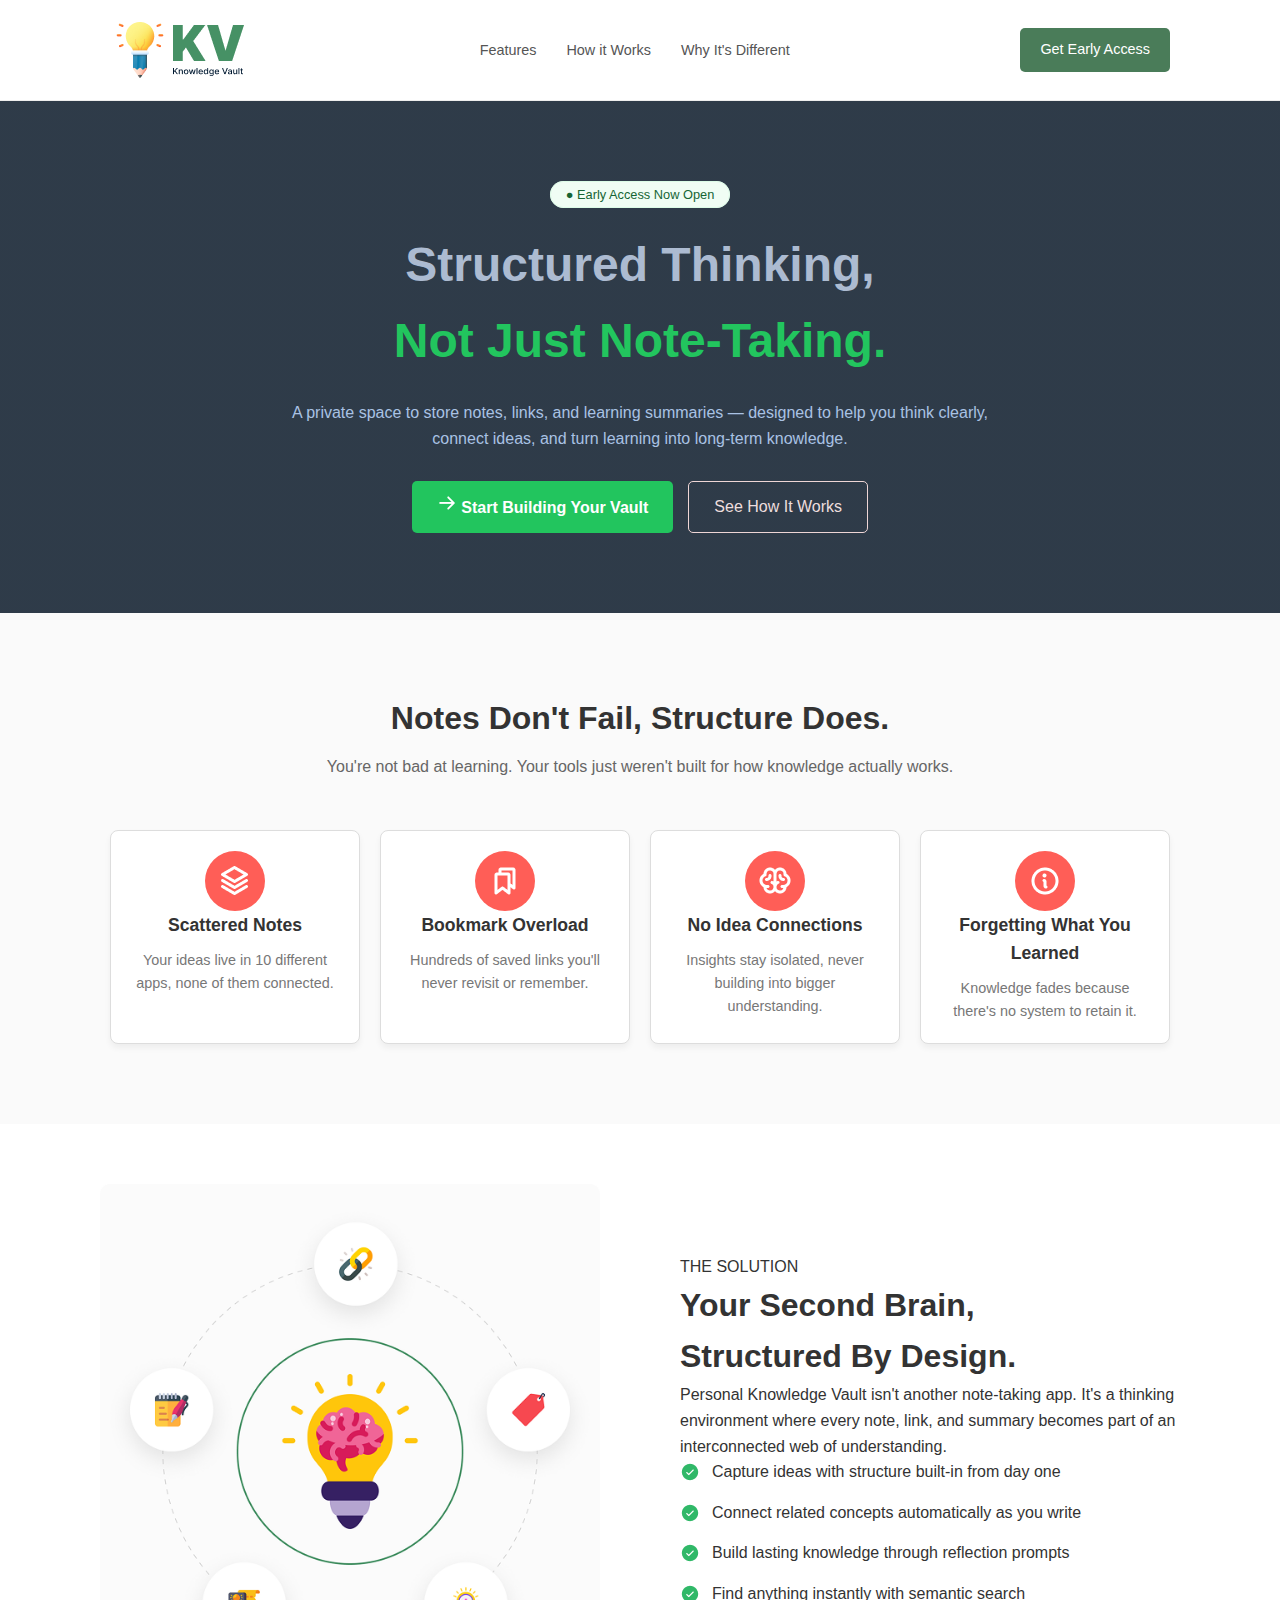
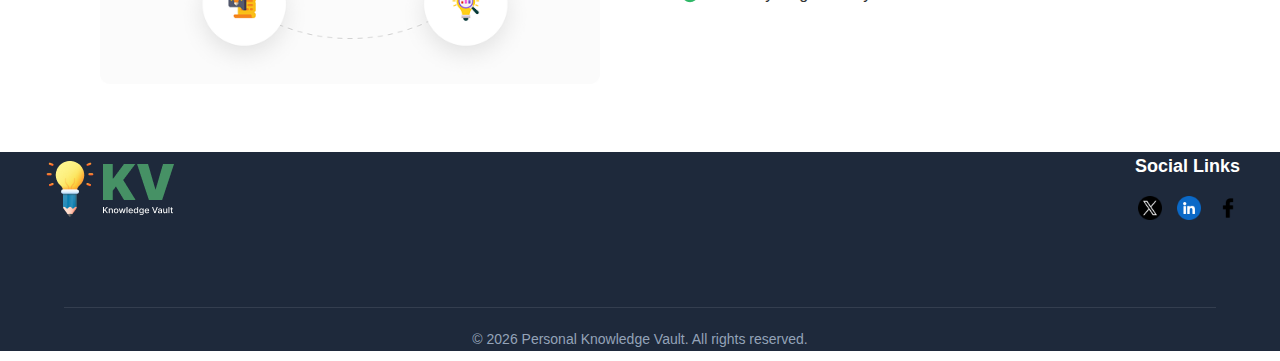
<file: index.html>
<!DOCTYPE html>
<html lang="en">

<head>
    <meta charset="UTF-8">
    <meta name="viewport" content="width=device-width, initial-scale=1.0">
    <title>Knowledge Vault - Structured Thinking</title>
    <link rel="stylesheet" href="styles.css">

</head>

<body>

    <header>
        <div class="container navbar">
            <div class="logo">
                <img src="assets/logo-navbar.png" alt="logo-navbar">
            </div>
            <nav>
                <ul>
                    <li><a href="https://www.programming-hero.com/">Features</a></li>
                    <li><a href="https://www.programming-hero.com/">How it Works</a></li>
                    <li><a href="https://www.programming-hero.com/">Why It's Different</a></li>
                </ul>
            </nav>
            <a href="https://www.programming-hero.com/" class="btn-primary">Get Early Access</a>
        </div>
    </header>

    <section class="hero">
        <div class="container">
            <span class="badge">● Early Access Now Open</span>
            <h1>Structured Thinking, <br><span class="highlight">Not Just Note-Taking.</span></h1>
            <p>A private space to store notes, links, and learning summaries — designed to help you think clearly,
                connect ideas, and turn learning into long-term knowledge.</p>
            <div class="hero-btns">
                <a href="https://www.programming-hero.com/" class="btn-green"> <img src="assets/ArrowRight.png"
                        alt=" aroow btn for direction "> Start Building Your Vault </a>
                <a href="https://www.programming-hero.com/" class="btn-outline"> See How It Works</a>

            </div>
        </div>
    </section>

    <section class="problems">
        <div class="container">
            <h2>Notes Don't Fail, Structure Does.</h2>
            <p class="subtitle">You're not bad at learning. Your tools just weren't built for how knowledge actually
                works.</p>

            <div class="card-grid">
              <div class="card">
    <div class="icon red">
        <img src="assets/Vector.png" alt="Notes">
    </div>
    <h3>Scattered Notes</h3>
    <p>Your ideas live in 10 different apps, none of them connected.</p>
</div>

<div class="card">
    <div class="icon red">
        <img src="assets/Bookmarks.png" alt="Bookmarks">
    </div>
    <h3>Bookmark Overload</h3>
    <p>Hundreds of saved links you'll never revisit or remember.</p>
</div>

<div class="card">
    <div class="icon red">
        <img src="assets/Brain.png" alt="Brain">
    </div>
    <h3>No Idea Connections</h3>
    <p>Insights stay isolated, never building into bigger understanding.</p>
</div>

<div class="card">
    <div class="icon red">
        <img src="assets/Info.png" alt="Info">
    </div>
    <h3>Forgetting What You Learned</h3>
    <p>Knowledge fades because there's no system to retain it.</p>
</div>
            
        </div>
    </section>


    <section class="second-brain-container">
        <div class="image-area">
            <img src="assets/knowledge.png" alt="Brain Design">
        </div>

        <div class="content-area">
            <p class="label">THE SOLUTION</p>
            <h1>Your Second Brain,<br>Structured By Design.</h1>
            <p class="description">
                Personal Knowledge Vault isn't another note-taking app. It's a thinking environment where every note,
                link, and summary becomes part of an interconnected web of understanding.
            </p>

            <ul class="points">
                <li><img src="assets/CheckCircle.png" class="icon"> Capture ideas with structure built-in from day one
                </li>
                <li><img src="assets/CheckCircle.png" class="icon"> Connect related concepts automatically as you write
                </li>
                <li><img src="assets/CheckCircle.png" class="icon"> Build lasting knowledge through reflection prompts
                </li>
                <li><img src="assets/CheckCircle.png" class="icon"> Find anything instantly with semantic search</li>
            </ul>
        </div>
    </section> 

    <section class="main-footer">
    <footer class="footer">
    <div class="footer-container">
        <div class="footer-logo">
            <img src="assets/logo-footer.png" alt="KV Logo"> 
            <div class="logo-text">
            
                <!-- <span class="sub-text">Knowledge Vault</span> -->
            </div>
        </div>

        <div class="social-links">
            <h4>Social Links</h4>
            <div class="icons">
               <a href="https://www.flaticon.com/free-icons/brands-and-logotypes" title="brands and logotypes icons"><img src="assets/twitter (1).png" alt=""></a>
               <a href="https://www.flaticon.com/free-icons/linkedin" title="linkedin icons"><img src="assets/linkedin.png" alt=""></a>
               <a href="https://www.flaticon.com/free-icons/facebook" title="facebook icons"><img src="assets/facebook.png" alt=""></a>
            </div>
        </div>
    </div>
    
   <hr class="footer-line">
   
    <p class="copyright">© 2026 Personal Knowledge Vault. All rights reserved.</p>
</footer>

    </section>


</body>

</html>
</file>
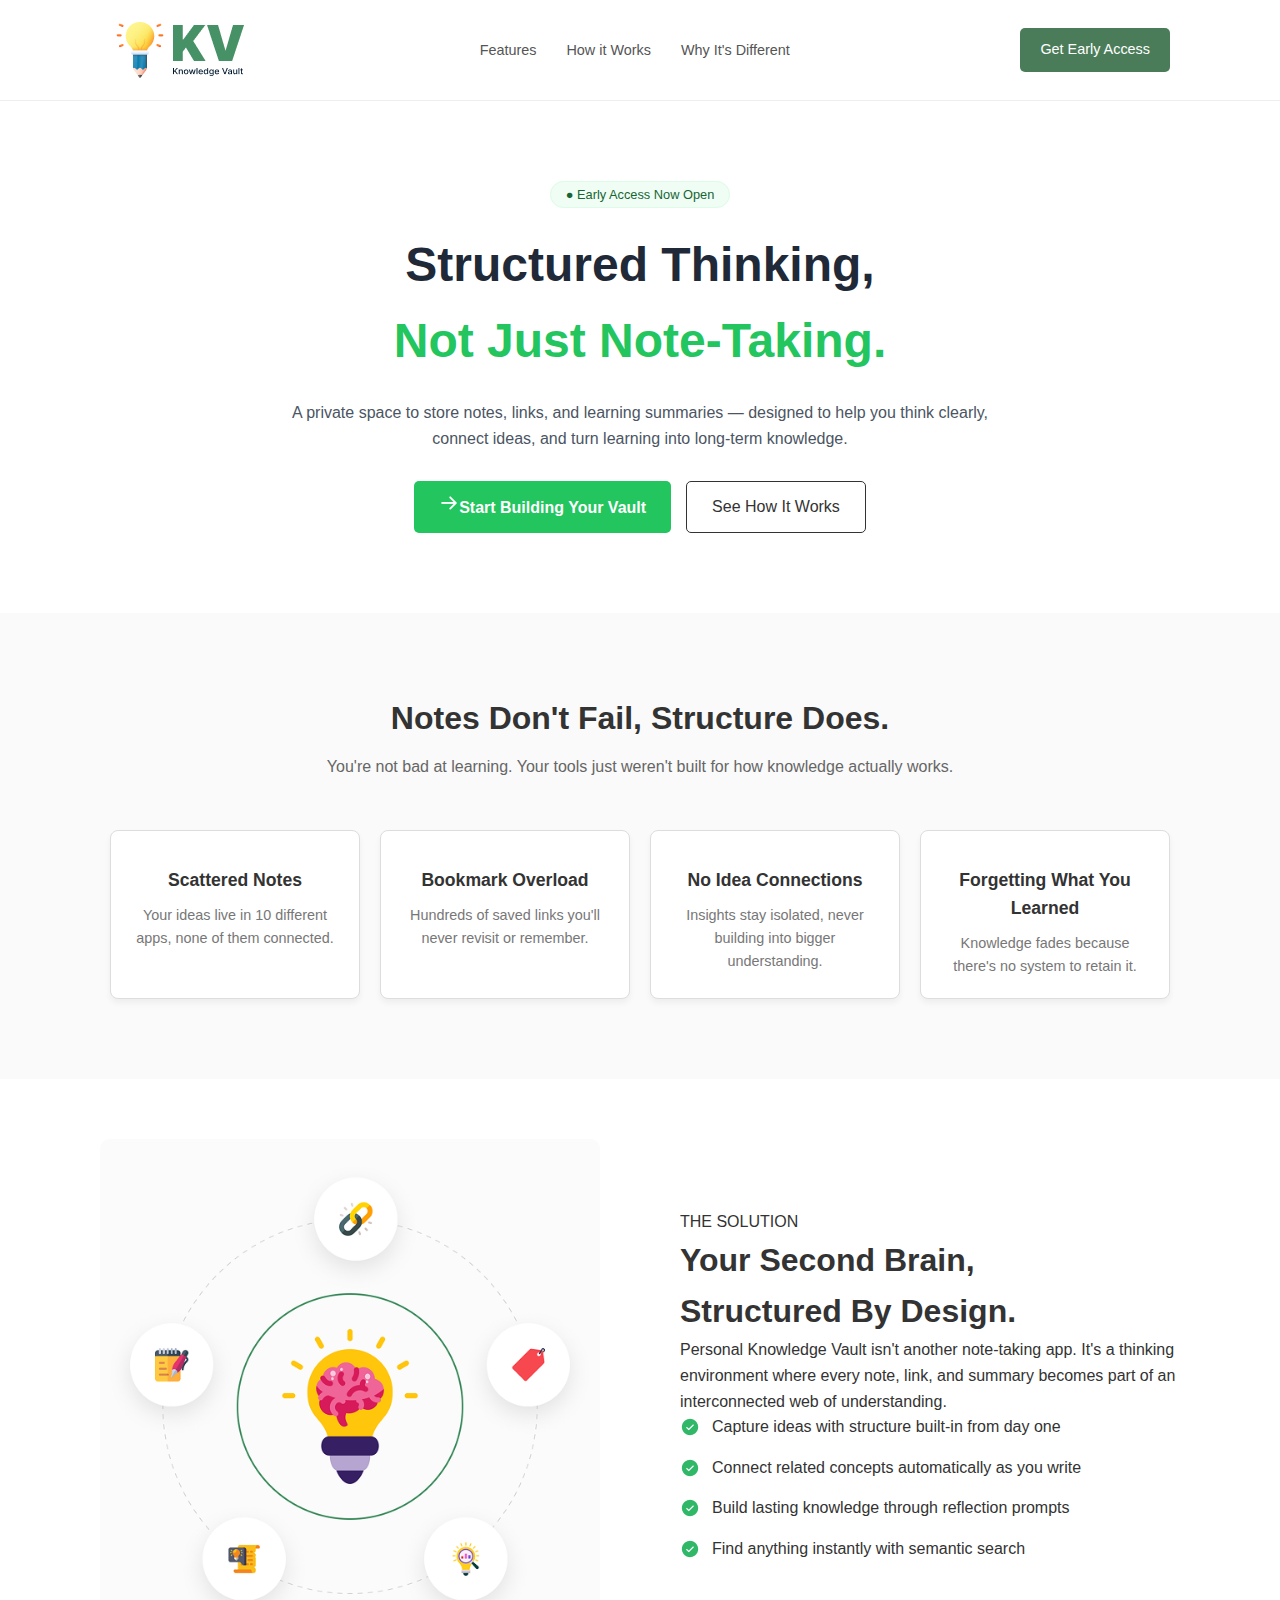
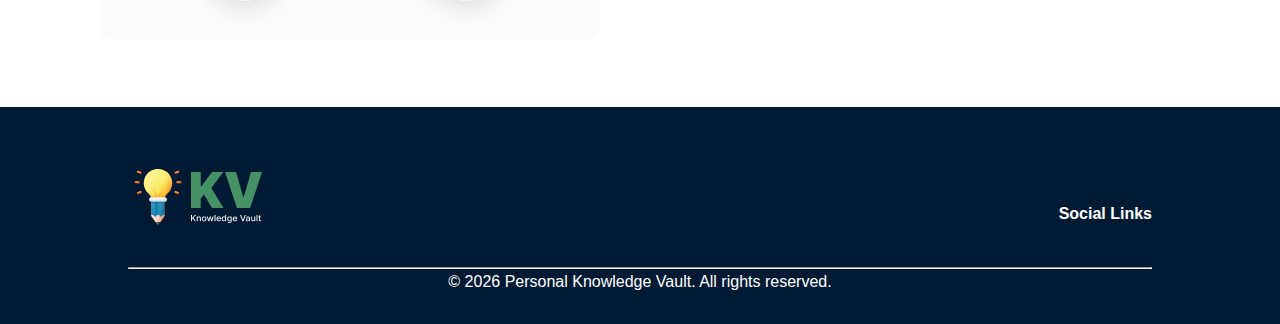
<file: index1.html>
<!DOCTYPE html>
<html lang="en">
<head>
    <meta charset="UTF-8">
    <meta name="viewport" content="width=device-width, initial-scale=1.0">
    <title>Knowledge Vault - Structured Thinking</title>
   <link rel="stylesheet" href="styles1.css">
   
</head>
<body>

    <header>
        <div class="container navbar">
            <div class="logo">
                <img src="assets/logo-navbar.png" alt="logo-navbar">
            </div>
            <nav>
                <ul>
                    <li><a href="https://www.programming-hero.com/">Features</a></li>
                    <li><a href="https://www.programming-hero.com/">How it Works</a></li>
                    <li><a href="https://www.programming-hero.com/">Why It's Different</a></li>
                </ul>
            </nav>
            <a href="https://www.programming-hero.com/" class="btn-primary">Get Early Access</a>
        </div>
    </header>

    <section class="hero">
        <div class="container">
            <span class="badge">● Early Access Now Open</span>
            <h1>Structured Thinking, <br><span class="highlight">Not Just Note-Taking.</span></h1>
            <p>A private space to store notes, links, and learning summaries — designed to help you think clearly, connect ideas, and turn learning into long-term knowledge.</p>
            <div class="hero-btns">
                <a href="https://www.programming-hero.com/" class="btn-green"> <img src="assets/ArrowRight.png" alt="">Start Building Your Vault </a>
                <a href="https://www.programming-hero.com/" class="btn-outline"> See How It Works</a>
                
            </div>
        </div>
    </section>

    <section class="problems">
        <div class="container">
            <h2>Notes Don't Fail, Structure Does.</h2>
            <p class="subtitle">You're not bad at learning. Your tools just weren't built for how knowledge actually works.</p>
            
            <div class="card-grid">
                <div class="card">
                    <div class="icon red"></div>
                    <h3>Scattered Notes</h3>
                    <p>Your ideas live in 10 different apps, none of them connected.</p>
                </div>
                <div class="card">
                    <div class="icon red"></div>
                    <h3>Bookmark Overload</h3>
                    <p>Hundreds of saved links you'll never revisit or remember.</p>
                </div>
                <div class="card">
                    <div class="icon red"></div>
                    <h3>No Idea Connections</h3>
                    <p>Insights stay isolated, never building into bigger understanding.</p>
                </div>
                <div class="card">
                    <div class="icon red"></div>
                    <h3>Forgetting What You Learned</h3>
                    <p>Knowledge fades because there's no system to retain it.</p>
                </div>
            </div>
        </div>
    </section>
   

    <section class="second-brain-container">
    <div class="image-area">
        <img src="assets/knowledge.png" alt="Brain Design">
    </div>

    <div class="content-area">
        <p class="label">THE SOLUTION</p>
        <h1>Your Second Brain,<br>Structured By Design.</h1>
        <p class="description">
            Personal Knowledge Vault isn't another note-taking app. It's a thinking environment where every note, link, and summary becomes part of an interconnected web of understanding.
        </p>
        
        <ul class="points">
            <li><img src="assets/CheckCircle.png" class="icon"> Capture ideas with structure built-in from day one</li>
            <li><img src="assets/CheckCircle.png" class="icon"> Connect related concepts automatically as you write</li>
            <li><img src="assets/CheckCircle.png" class="icon"> Build lasting knowledge through reflection prompts</li>
            <li><img src="assets/CheckCircle.png" class="icon"> Find anything instantly with semantic search</li>
        </ul>
    </div>
</section>
<footer class="main-footer">
        <div class="footer-top">
            <img src="assets/logo-footer.png" alt="KV Logo" class="footer-logo">
            <div class="social-box">
                <h4>Social Links</h4>
            </div>
        </div>
        <hr>
        <div class="paragraph">
            <p class="copyright" >&copy; 2026 Personal Knowledge Vault. All rights reserved.</p>
        </div>
    </footer>

</section>
    

</body>
</html>
</file>
<file: styles.css>
/* General Styles */
* {
    margin: 0;
    padding: 0;
    box-sizing: border-box;
}

body {
    font-family: 'Inter', sans-serif;
    line-height: 1.6;
    color: #333;
    background-color: #fff;
}

.container {
    max-width: 1100px;
    margin: 0 auto;
    padding: 0 20px;
    align-items: center;
}

/* Navbar */
header {
    padding: 20px 0;
    border-bottom: 1px solid #eee;
}

.navbar {
    display: flex;
    justify-content: space-between;
    align-items: center;
}

.logo {
    font-size: 1.2rem;
    display: flex;
    align-items: center;
    gap: 8px;
}

nav ul {
    display: flex;
    list-style: none;
    gap: 30px;
}

nav ul li a {
    text-decoration: none;
    color: #555;
    font-size: 0.9rem;
}

.btn-primary {
    background-color: #4a7c59;
    color: white;
    padding: 10px 20px;
    border-radius: 5px;
    text-decoration: none;
    font-size: 0.9rem;
}

/* Hero Section */
.hero {
    padding: 80px 0;
    text-align: center;
    background: linear-gradient(rgba(10, 25, 41, 0.85), rgba(10, 25, 41, 0.85)),
     url('https://images.unsplash.com/photo-1517842645767-c639042777db?auto=format&fit=crop&q=80&w=2070') no-repeat center center/cover;
}

.badge {
    background: #f0fdf4;
    color: #166534;
    padding: 5px 15px;
    border-radius: 20px;
    font-size: 0.8rem;
    border: 1px solid #dcfce7;
}

.hero h1 {
    font-size: 3rem;
    margin: 20px 0;
    color: #acbbd1;
}

.highlight {
    color: #22c55e;
}

.hero p {
    max-width: 700px;
    margin: 0 auto 30px;
    color: #a9c2e4;
}

.hero-btns {
    display: flex;
    justify-content: center;
    gap: 15px;
    align-items: center;
}

.btn-green {
    background-color: #22c55e;
    color: white;
    padding: 12px 25px;
    border-radius: 5px;
    text-decoration: none;
    font-weight: 600;
    align-items: center;
}

.btn-outline {
    border: 1px solid #eed6d6;
    padding: 12px 25px;
    border-radius: 5px;
    text-decoration: none;
    color: #eddede;
}

/* Cards Section */
.problems {
   
    padding: 80px 0;
    background-color: #fafafa;
    text-align: center;
}

.problems h2 {
    font-size: 2rem;
    margin-bottom: 10px;
}

.subtitle {
    color: #666;
    margin-bottom: 50px;
}

.card-grid {
    display: grid;
    grid-template-columns: repeat(auto-fit, minmax(200px, 1fr));
    gap: 20px;
}

.card {
    background: white;
    padding: 30px;
    border-radius: 10px;
    box-shadow: 0 4px 6px rgba(0,0,0,0.05);
    text-align: left;
}

.card .icon {
    font-size: 1.5rem;
    margin-bottom: 15px;
}
            
.card h3 {
    font-size: 1.1rem;
    margin-bottom: 10px;
}

.card p {
    font-size: 0.9rem;
    color: #777;
}
.card i {
  font-size: 40px;     
  color: #007bff;     
  margin-bottom: 15px;  
}

.card {
  border: 1px solid #ddd;
  padding: 20px;
  text-align: center;
  border-radius: 8px;
  width: 250px;
}
.icon.red {
    background-color: #ff5e57; 
    width: 60px;
    height: 60px;
    border-radius: 50%;
    display: flex;
    align-items: center;
    justify-content: center;
    margin: 0 auto;
}

/*  */
.second-brain-container {
    display: flex;             
    align-items: center;       
    justify-content: center;   
    gap: 80px;                
    padding: 60px;
    max-width: 1200px;
    margin: 0 auto;           
}

.image-area {
    flex: 1;                  
}

.image-area img {
    width: 100%;
    max-width: 500px;         
}

.content-area {
    flex: 1;                  

}
.points {
    list-style: none;
    padding: 0;
}

.points li {
    display: flex;             
    align-items: center;       
    margin-bottom: 15px;
    gap: 12px;                
}

.icon {
    width: 20px;              
}


}
.footer {
    background-color: #001529; 
    color: white;
    padding: 60px 20px 30px;
    font-family: Arial, sans-serif;
}

.footer-container {
    display: flex;
    justify-content: space-between;
    align-items: center;
    max-width: 1200px;
    margin: 0 auto;
    padding-bottom: 40px;
}


.footer-logo {
    display: flex;
    align-items: center;
    gap: 10px;
}

.kv {
    font-size: 32px;
    font-weight: bold;
    color: #4ade80; 
}

.sub-text {
    display:flex;
    font-size: 10px;
    letter-spacing: 1px;
}


.social-links h4 {
    margin-bottom: 15px;
    font-size: 18px;
    text-align: right;
}
.main-footer{
    background-color: #1e293b;
}
.icons {
    display: flex;
    gap: 15px;
    justify-content: flex-end;

}

.icons img {
    width: 24px; 
    height: 24px;
}



.social-links{
    color: white;
}
.footer-line {  
    border: 0;
    height: 1px; 
    background-color: rgba(255, 255, 255, 0.1); 
    width: 90%; 
    max-width: 1200px;
    margin: 40px auto 20px auto; 
}

.copyright {
    text-align: center;
    font-size: 14px;
    color: #94a3b8;
    margin-bottom: 10px;
}
</file>
<file: styles1.css>
/* General Styles */
* {
    margin: 0;
    padding: 0;
    box-sizing: border-box;
}

body {
    font-family: 'Inter', sans-serif;
    line-height: 1.6;
    color: #333;
    background-color: #fff;
}

.container {
    max-width: 1100px;
    margin: 0 auto;
    padding: 0 20px;
    
}

/* Navbar */
header {
    padding: 20px 0;
    border-bottom: 1px solid #eee;
}

.navbar {
    display: flex;
    justify-content: space-between;
    align-items: center;
}

.logo {
    font-size: 1.2rem;
    display: flex;
    align-items: center;
    gap: 8px;
}

nav ul {
    display: flex;
    list-style: none;
    gap: 30px;
}

nav ul li a {
    text-decoration: none;
    color: #555;
    font-size: 0.9rem;
}

.btn-primary {
    background-color: #4a7c59;
    color: white;
    padding: 10px 20px;
    border-radius: 5px;
    text-decoration: none;
    font-size: 0.9rem;
}

/* Hero Section */
.hero {
    padding: 80px 0;
    text-align: center;
    background: url('https://images.unsplash.com/photo-1517842645767-c639042777db?auto=format&fit=crop&q=80&w=2070') no-repeat center center/cover;
}

.badge {
    background: #f0fdf4;
    color: #166534;
    padding: 5px 15px;
    border-radius: 20px;
    font-size: 0.8rem;
    border: 1px solid #dcfce7;
}

.hero h1 {
    font-size: 3rem;
    margin: 20px 0;
    color: #1f2937;
}

.highlight {
    color: #22c55e;
}

.hero p {
    max-width: 700px;
    margin: 0 auto 30px;
    color: #4b5563;
}

.hero-btns {
    display: flex;
    justify-content: center;
    gap: 15px;
}

.btn-green {
    background-color: #22c55e;
    color: white;
    padding: 12px 25px;
    border-radius: 5px;
    text-decoration: none;
    font-weight: 600;
}

.btn-outline {
    border: 1px solid #333;
    padding: 12px 25px;
    border-radius: 5px;
    text-decoration: none;
    color: #333;
}

/* Cards Section */
.problems {
    padding: 80px 0;
    background-color: #fafafa;
    text-align: center;
}

.problems h2 {
    font-size: 2rem;
    margin-bottom: 10px;
}

.subtitle {
    color: #666;
    margin-bottom: 50px;
}

.card-grid {
    display: grid;
    grid-template-columns: repeat(auto-fit, minmax(200px, 1fr));
    gap: 20px;
}

.card {
    background: white;
    padding: 30px;
    border-radius: 10px;
    box-shadow: 0 4px 6px rgba(0,0,0,0.05);
    text-align: left;
}

.card .icon {
    font-size: 1.5rem;
    margin-bottom: 15px;
}
            
.card h3 {
    font-size: 1.1rem;
    margin-bottom: 10px;
}

.card p {
    font-size: 0.9rem;
    color: #777;
}
.card i {
  font-size: 40px;     
  color: #007bff;     
  margin-bottom: 15px;  
}

.card {
  border: 1px solid #ddd;
  padding: 20px;
  text-align: center;
  border-radius: 8px;
  width: 250px;
}
/*  */
.second-brain-container {
    display: flex;             
    align-items: center;       
    justify-content: center;   
    gap: 80px;                
    padding: 60px;
    max-width: 1200px;
    margin: 0 auto;           
}

.image-area {
    flex: 1;                  
}

.image-area img {
    width: 100%;
    max-width: 500px;         
}

.content-area {
    flex: 1;                  

}
.points {
    list-style: none;
    padding: 0;
}

.points li {
    display: flex;             
    align-items: center;       
    margin-bottom: 15px;
    gap: 12px;                
}

.icon {
    width: 20px;              
}

.main-footer {
    background-color: #001a33; color: white;
    padding: 60px 10% 30px;
}

.footer-top {
    display: flex;
    justify-content: space-between; 
    align-items: flex-end;
    padding-bottom: 40px;
}
.paragraph{
    text-align: center;
}
</file>
